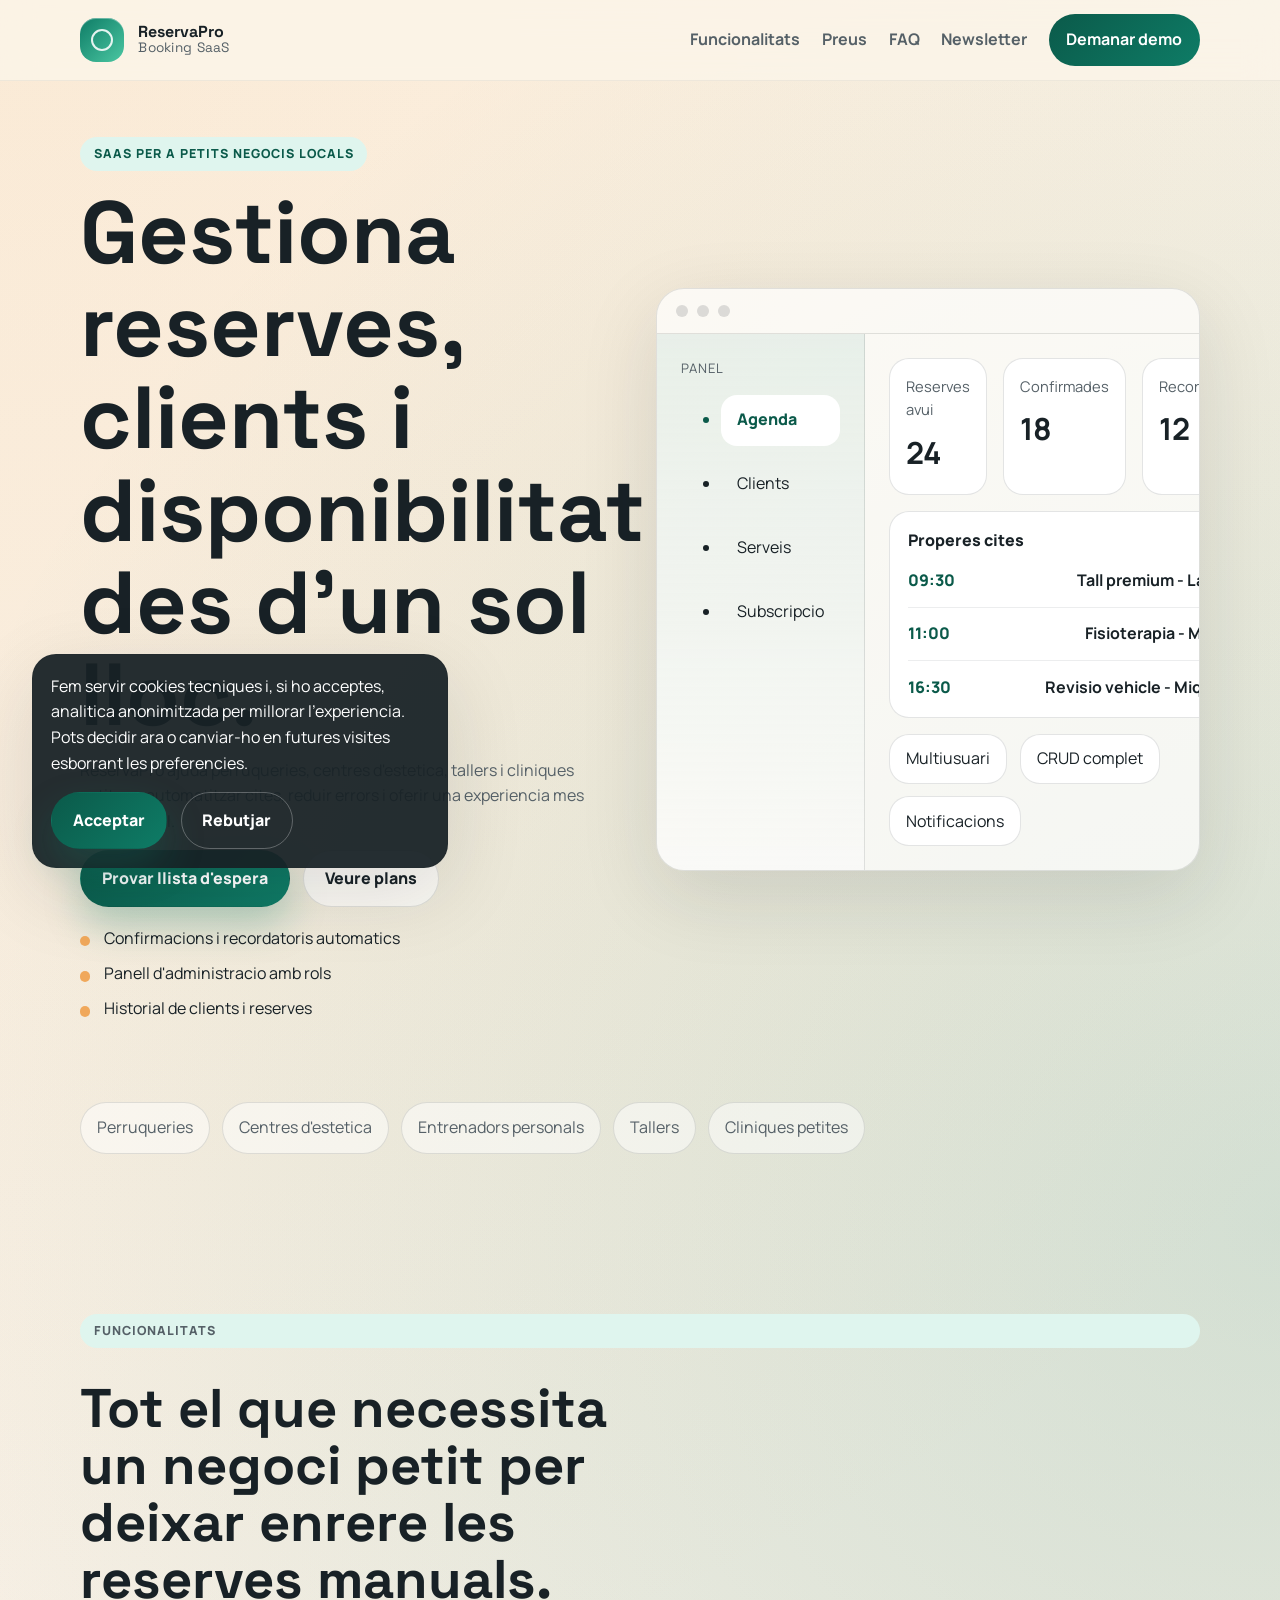
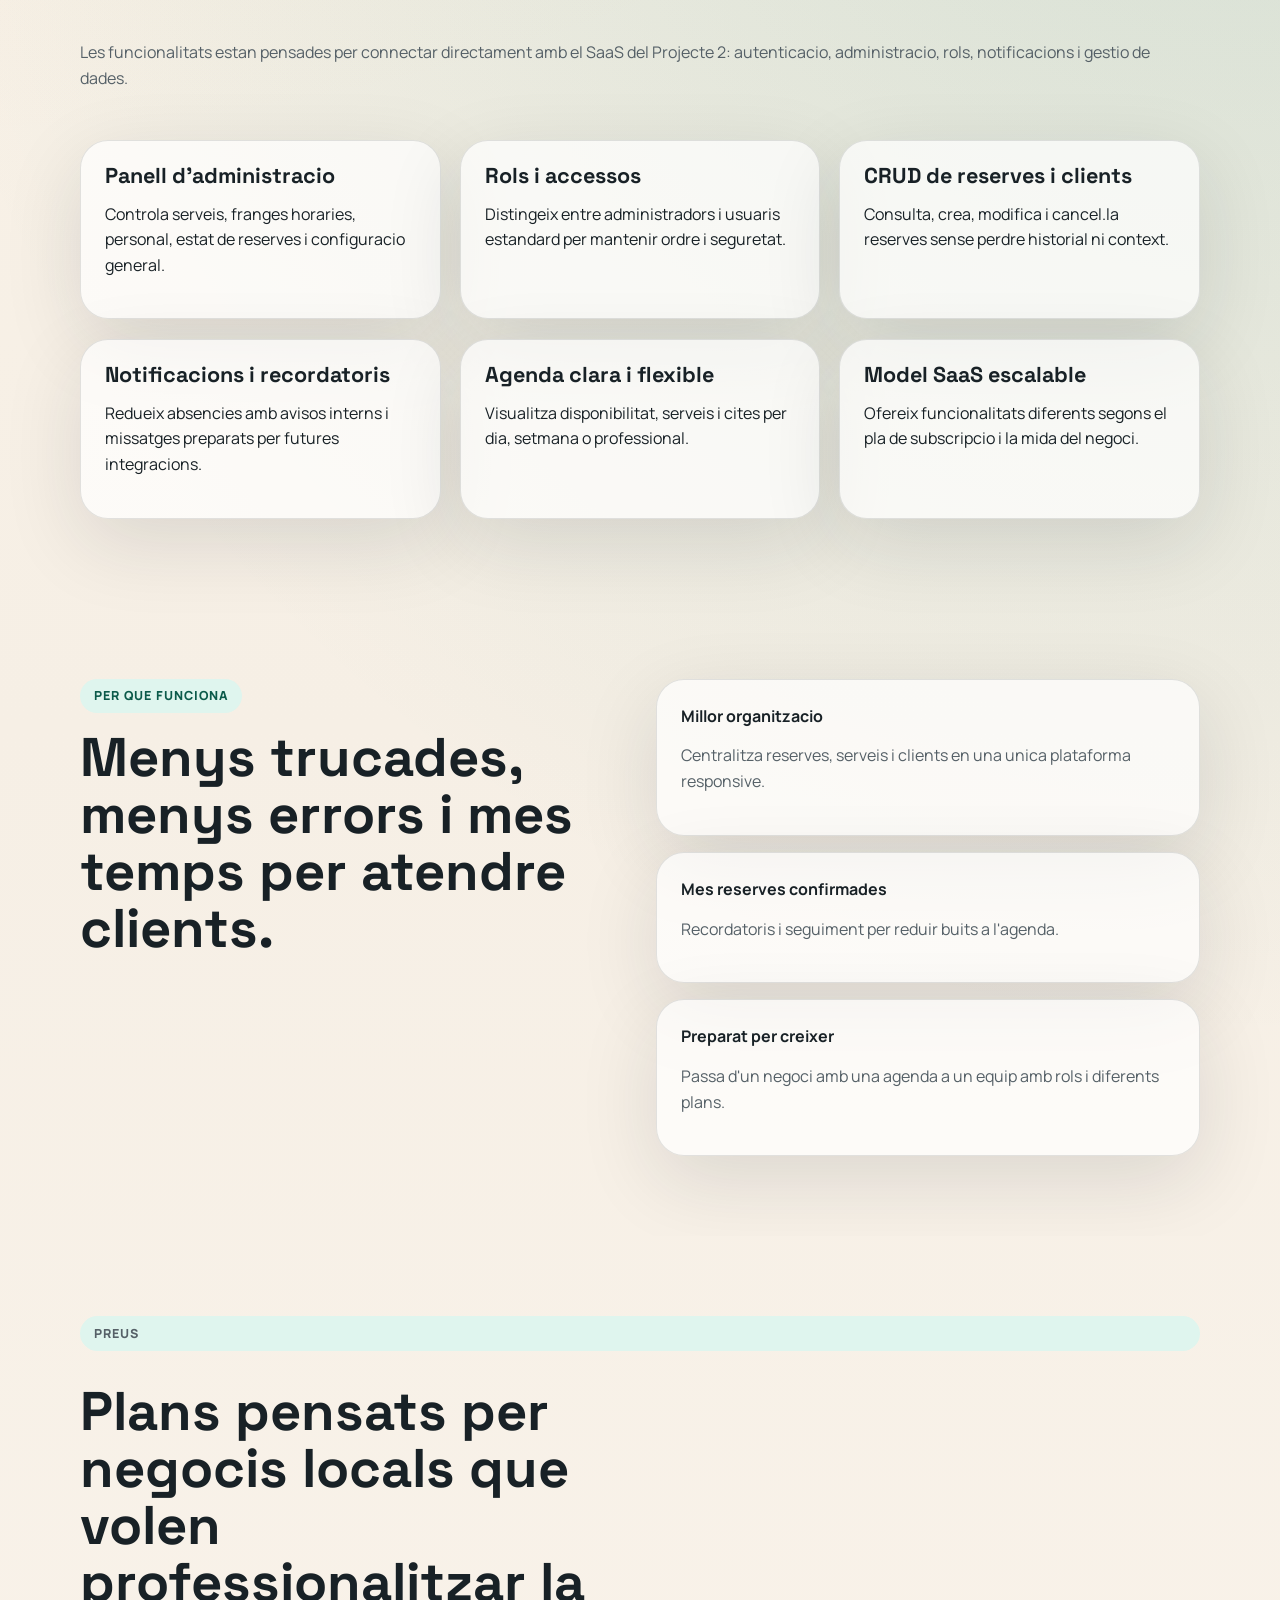
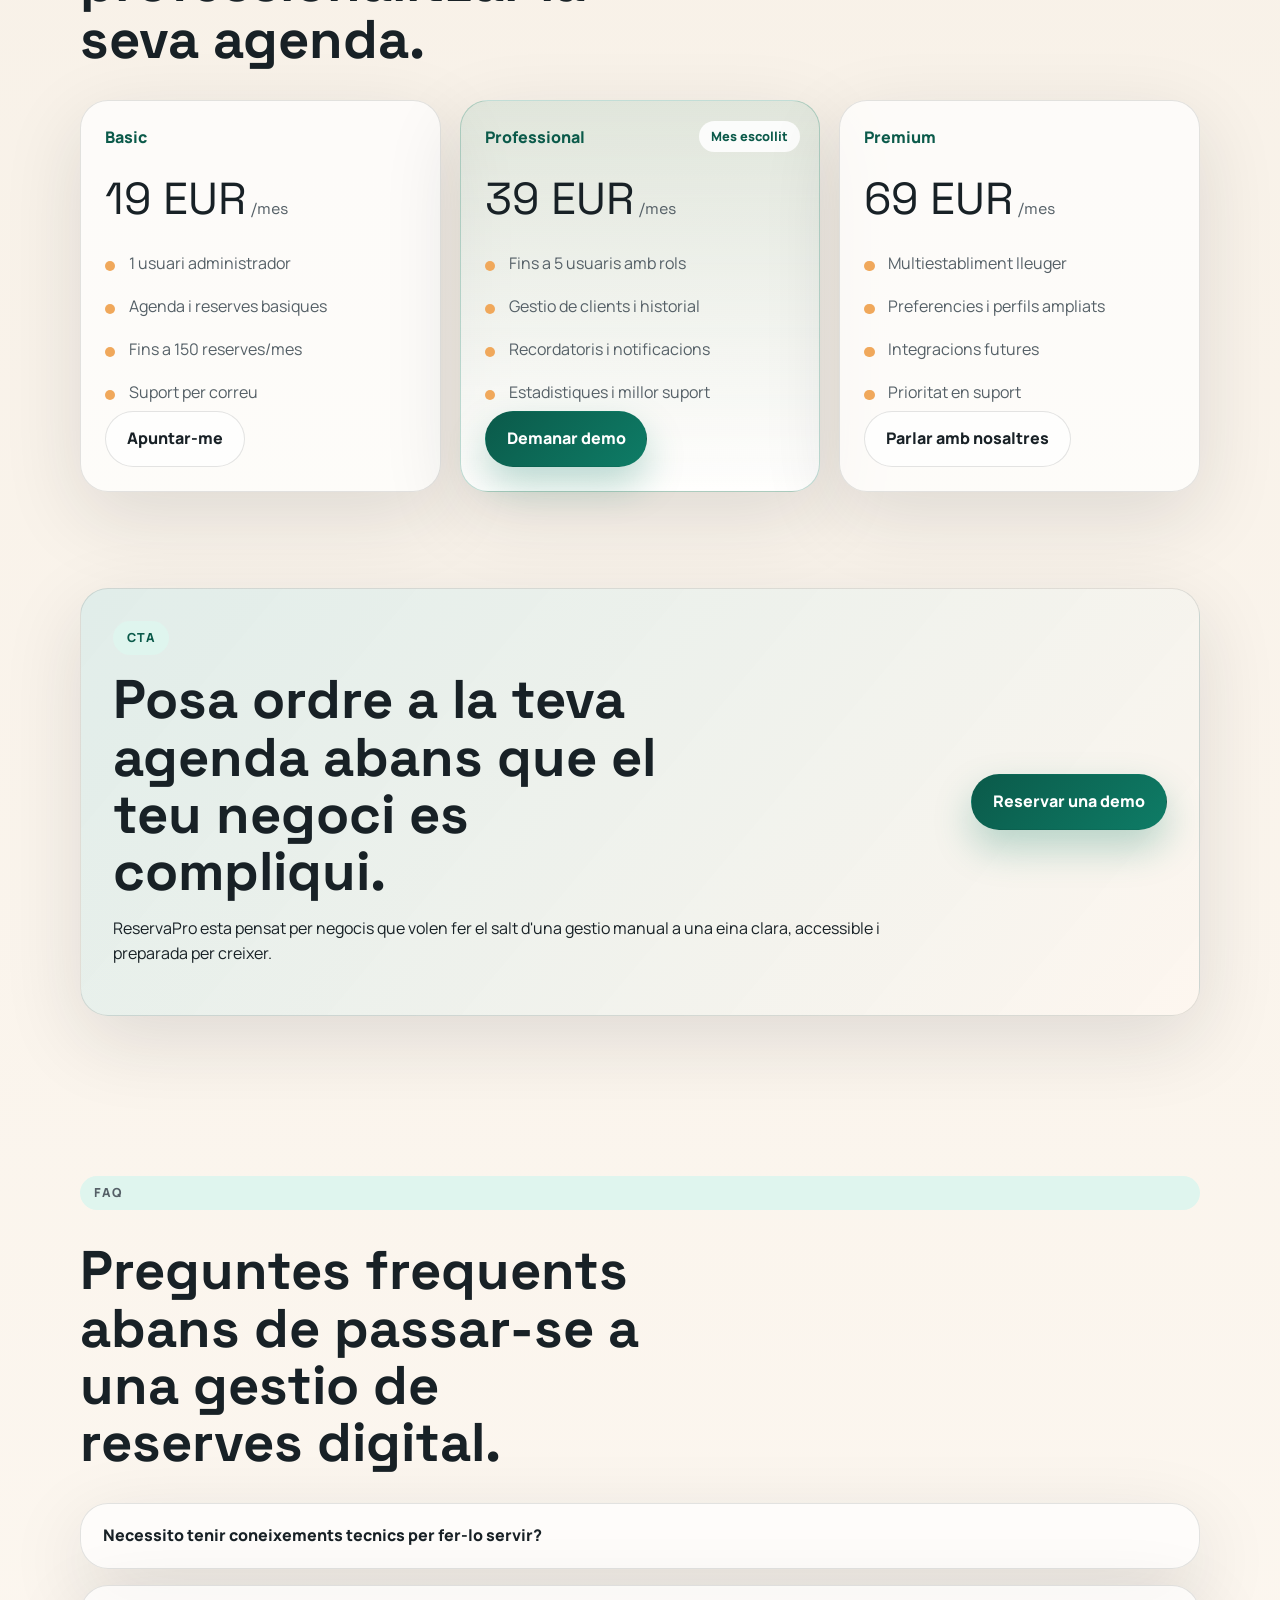
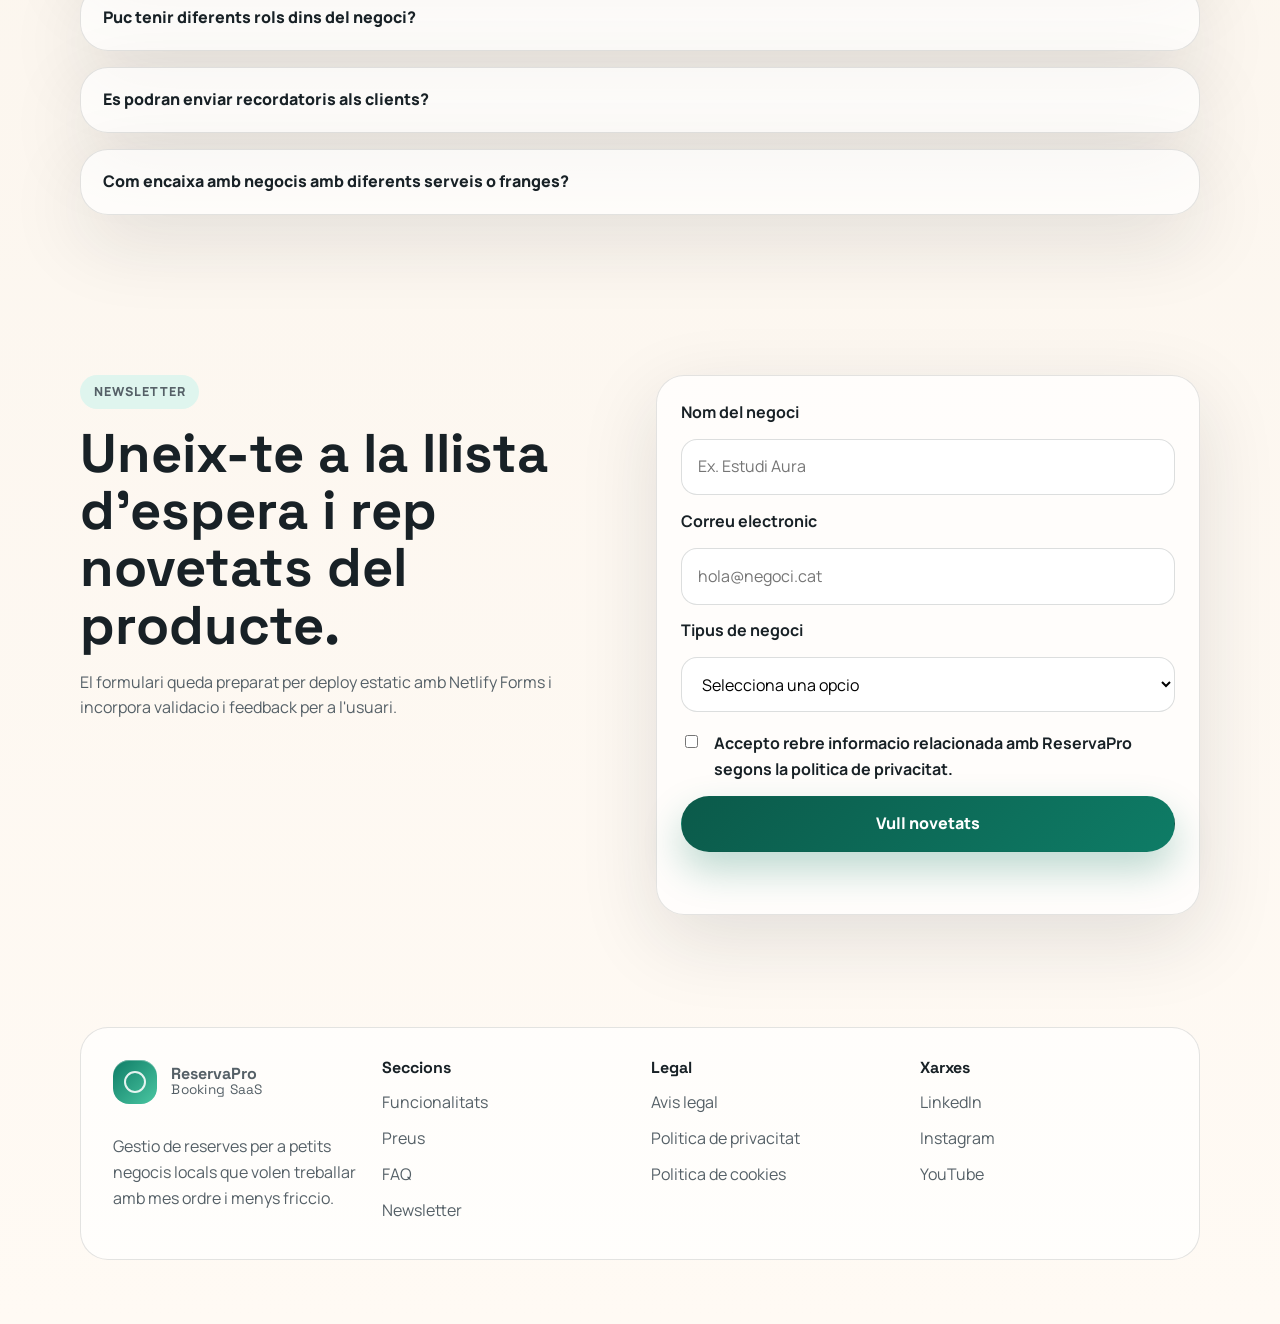
<file: index.html>
<!DOCTYPE html>
<html lang="ca">
<head>
  <meta charset="UTF-8">
  <meta name="viewport" content="width=device-width, initial-scale=1.0">
  <title>ReservaPro | El SaaS per gestionar reserves sense trucades perdudes</title>
  <meta
    name="description"
    content="ReservaPro ajuda petits negocis locals a gestionar reserves, clients i disponibilitat des d'un sol lloc."
  >
  <meta name="theme-color" content="#f6efe5">
  <meta property="og:title" content="ReservaPro | Gestio de reserves per a negocis locals">
  <meta
    property="og:description"
    content="Menys errors, mes organitzacio i mes reserves confirmades per al teu negoci."
  >
  <meta property="og:type" content="website">
  <link rel="preconnect" href="https://fonts.googleapis.com">
  <link rel="preconnect" href="https://fonts.gstatic.com" crossorigin>
  <link
    href="https://fonts.googleapis.com/css2?family=Manrope:wght@400;500;700;800&family=Space+Grotesk:wght@500;700&display=swap"
    rel="stylesheet"
  >
  <link rel="stylesheet" href="styles.css">
</head>
<body>
  <a class="skip-link" href="#main-content">Saltar al contingut principal</a>

  <header class="site-header">
    <div class="container">
      <nav class="nav" aria-label="Navegacio principal">
        <a class="brand" href="index.html" aria-label="ReservaPro, tornar a l'inici">
          <span class="brand-mark" aria-hidden="true"></span>
          <span class="brand-text">
            <strong>ReservaPro</strong>
            <span>Booking SaaS</span>
          </span>
        </a>

        <button class="nav-toggle" type="button" aria-expanded="false" aria-controls="nav-menu">
          Menu
        </button>

        <div class="nav-menu" id="nav-menu">
          <a href="#features">Funcionalitats</a>
          <a href="#plans">Preus</a>
          <a href="#faqs">FAQ</a>
          <a href="#newsletter">Newsletter</a>
          <a class="nav-cta" href="#cta">Demanar demo</a>
        </div>
      </nav>
    </div>
  </header>

  <main id="main-content">
    <section class="hero section">
      <div class="container hero-grid">
        <div class="hero-copy reveal">
          <p class="eyebrow">SaaS per a petits negocis locals</p>
          <h1>Gestiona reserves, clients i disponibilitat des d'un sol lloc.</h1>
          <p class="hero-text">
            ReservaPro ajuda perruqueries, centres d'estetica, tallers i cliniques petites a
            automatitzar cites, reduir errors i oferir una experiencia mes professional.
          </p>
          <div class="hero-actions">
            <a class="button button-primary" href="#newsletter">Provar llista d'espera</a>
            <a class="button button-secondary" href="#plans">Veure plans</a>
          </div>
          <ul class="hero-proof" aria-label="Beneficis principals">
            <li>Confirmacions i recordatoris automatics</li>
            <li>Panell d'administracio amb rols</li>
            <li>Historial de clients i reserves</li>
          </ul>
        </div>

        <div class="hero-panel reveal">
          <div class="mockup-card">
            <div class="mockup-topbar" aria-hidden="true">
              <span></span>
              <span></span>
              <span></span>
            </div>
            <div class="dashboard">
              <div class="dashboard-sidebar">
                <p>Panel</p>
                <ul>
                  <li class="is-active">Agenda</li>
                  <li>Clients</li>
                  <li>Serveis</li>
                  <li>Subscripcio</li>
                </ul>
              </div>
              <div class="dashboard-main">
                <div class="stat-row">
                  <article>
                    <span>Reserves avui</span>
                    <strong>24</strong>
                  </article>
                  <article>
                    <span>Confirmades</span>
                    <strong>18</strong>
                  </article>
                  <article>
                    <span>Recordatoris</span>
                    <strong>12</strong>
                  </article>
                </div>
                <div class="slot-card">
                  <p>Properes cites</p>
                  <ul>
                    <li><span>09:30</span><strong>Tall premium - Laura P.</strong></li>
                    <li><span>11:00</span><strong>Fisioterapia - Marc R.</strong></li>
                    <li><span>16:30</span><strong>Revisio vehicle - Miquel S.</strong></li>
                  </ul>
                </div>
                <div class="tag-row" aria-label="Etiquetes de valor">
                  <span>Multiusuari</span>
                  <span>CRUD complet</span>
                  <span>Notificacions</span>
                </div>
              </div>
            </div>
          </div>
        </div>
      </div>
    </section>

    <section class="section trust-bar" aria-label="Negocis que poden fer servir la plataforma">
      <div class="container trust-list">
        <span>Perruqueries</span>
        <span>Centres d'estetica</span>
        <span>Entrenadors personals</span>
        <span>Tallers</span>
        <span>Cliniques petites</span>
      </div>
    </section>

    <section class="section" id="features">
      <div class="container">
        <div class="section-heading reveal">
          <p class="eyebrow">Funcionalitats</p>
          <h2>Tot el que necessita un negoci petit per deixar enrere les reserves manuals.</h2>
          <p>
            Les funcionalitats estan pensades per connectar directament amb el SaaS del Projecte 2:
            autenticacio, administracio, rols, notificacions i gestio de dades.
          </p>
        </div>

        <div class="feature-grid">
          <article class="feature-card reveal">
            <h3>Panell d'administracio</h3>
            <p>Controla serveis, franges horaries, personal, estat de reserves i configuracio general.</p>
          </article>
          <article class="feature-card reveal">
            <h3>Rols i accessos</h3>
            <p>Distingeix entre administradors i usuaris estandard per mantenir ordre i seguretat.</p>
          </article>
          <article class="feature-card reveal">
            <h3>CRUD de reserves i clients</h3>
            <p>Consulta, crea, modifica i cancel.la reserves sense perdre historial ni context.</p>
          </article>
          <article class="feature-card reveal">
            <h3>Notificacions i recordatoris</h3>
            <p>Redueix absencies amb avisos interns i missatges preparats per futures integracions.</p>
          </article>
          <article class="feature-card reveal">
            <h3>Agenda clara i flexible</h3>
            <p>Visualitza disponibilitat, serveis i cites per dia, setmana o professional.</p>
          </article>
          <article class="feature-card reveal">
            <h3>Model SaaS escalable</h3>
            <p>Ofereix funcionalitats diferents segons el pla de subscripcio i la mida del negoci.</p>
          </article>
        </div>
      </div>
    </section>

    <section class="section spotlight">
      <div class="container spotlight-grid">
        <div class="reveal">
          <p class="eyebrow">Per que funciona</p>
          <h2>Menys trucades, menys errors i mes temps per atendre clients.</h2>
        </div>
        <div class="benefit-stack reveal">
          <article>
            <strong>Millor organitzacio</strong>
            <p>Centralitza reserves, serveis i clients en una unica plataforma responsive.</p>
          </article>
          <article>
            <strong>Mes reserves confirmades</strong>
            <p>Recordatoris i seguiment per reduir buits a l'agenda.</p>
          </article>
          <article>
            <strong>Preparat per creixer</strong>
            <p>Passa d'un negoci amb una agenda a un equip amb rols i diferents plans.</p>
          </article>
        </div>
      </div>
    </section>

    <section class="section" id="plans">
      <div class="container">
        <div class="section-heading reveal">
          <p class="eyebrow">Preus</p>
          <h2>Plans pensats per negocis locals que volen professionalitzar la seva agenda.</h2>
        </div>

        <div class="pricing-grid">
          <article class="pricing-card reveal">
            <p class="plan-name">Basic</p>
            <p class="price">19 EUR<span>/mes</span></p>
            <ul>
              <li>1 usuari administrador</li>
              <li>Agenda i reserves basiques</li>
              <li>Fins a 150 reserves/mes</li>
              <li>Suport per correu</li>
            </ul>
            <a class="button button-secondary" href="#newsletter">Apuntar-me</a>
          </article>

          <article class="pricing-card featured reveal">
            <p class="plan-badge">Mes escollit</p>
            <p class="plan-name">Professional</p>
            <p class="price">39 EUR<span>/mes</span></p>
            <ul>
              <li>Fins a 5 usuaris amb rols</li>
              <li>Gestio de clients i historial</li>
              <li>Recordatoris i notificacions</li>
              <li>Estadistiques i millor suport</li>
            </ul>
            <a class="button button-primary" href="#cta">Demanar demo</a>
          </article>

          <article class="pricing-card reveal">
            <p class="plan-name">Premium</p>
            <p class="price">69 EUR<span>/mes</span></p>
            <ul>
              <li>Multiestabliment lleuger</li>
              <li>Preferencies i perfils ampliats</li>
              <li>Integracions futures</li>
              <li>Prioritat en suport</li>
            </ul>
            <a class="button button-secondary" href="#newsletter">Parlar amb nosaltres</a>
          </article>
        </div>
      </div>
    </section>

    <section class="section cta-band" id="cta">
      <div class="container cta-card reveal">
        <div>
          <p class="eyebrow">CTA</p>
          <h2>Posa ordre a la teva agenda abans que el teu negoci es compliqui.</h2>
          <p>
            ReservaPro esta pensat per negocis que volen fer el salt d'una gestio manual a una
            eina clara, accessible i preparada per creixer.
          </p>
        </div>
        <a class="button button-primary" href="#newsletter">Reservar una demo</a>
      </div>
    </section>

    <section class="section" id="faqs">
      <div class="container">
        <div class="section-heading reveal">
          <p class="eyebrow">FAQ</p>
          <h2>Preguntes frequents abans de passar-se a una gestio de reserves digital.</h2>
        </div>

        <div class="faq-list">
          <details class="faq-item reveal">
            <summary>Necessito tenir coneixements tecnics per fer-lo servir?</summary>
            <p>No. El producte esta pensat per negocis petits que necessiten una eina clara i rapida d'aprendre.</p>
          </details>
          <details class="faq-item reveal">
            <summary>Puc tenir diferents rols dins del negoci?</summary>
            <p>Si. El model preveu rols d'administrador i usuari estandard per separar permisos i responsabilitats.</p>
          </details>
          <details class="faq-item reveal">
            <summary>Es podran enviar recordatoris als clients?</summary>
            <p>Si. El SaaS esta plantejat per gestionar notificacions i recordatoris com a part de l'experiencia.</p>
          </details>
          <details class="faq-item reveal">
            <summary>Com encaixa amb negocis amb diferents serveis o franges?</summary>
            <p>La plataforma esta pensada per gestionar serveis, durada, disponibilitat i diferents tipus de reserves.</p>
          </details>
        </div>
      </div>
    </section>

    <section class="section newsletter-section" id="newsletter">
      <div class="container newsletter-grid">
        <div class="reveal">
          <p class="eyebrow">Newsletter</p>
          <h2>Uneix-te a la llista d'espera i rep novetats del producte.</h2>
          <p>
            El formulari queda preparat per deploy estatic amb Netlify Forms i incorpora validacio
            i feedback per a l'usuari.
          </p>
        </div>

        <form
          class="newsletter-form reveal"
          id="newsletter-form"
          name="newsletter"
          method="POST"
          action="thank-you.html"
          data-netlify="true"
          netlify-honeypot="bot-field"
          novalidate
        >
          <input type="hidden" name="form-name" value="newsletter">
          <p class="hidden-field">
            <label>No omplir aquest camp: <input name="bot-field"></label>
          </p>

          <label for="name">Nom del negoci</label>
          <input id="name" name="name" type="text" autocomplete="organization" placeholder="Ex. Estudi Aura" required>

          <label for="email">Correu electronic</label>
          <input id="email" name="email" type="email" autocomplete="email" placeholder="hola@negoci.cat" required>

          <label for="business-type">Tipus de negoci</label>
          <select id="business-type" name="business-type" required>
            <option value="">Selecciona una opcio</option>
            <option value="perruqueria">Perruqueria</option>
            <option value="estetica">Centre d'estetica</option>
            <option value="salut">Clinica o salut</option>
            <option value="esport">Entrenament personal</option>
            <option value="altres">Altres serveis</option>
          </select>

          <label class="checkbox">
            <input id="consent" name="consent" type="checkbox" required>
            <span>Accepto rebre informacio relacionada amb ReservaPro segons la politica de privacitat.</span>
          </label>

          <button class="button button-primary" type="submit">Vull novetats</button>
          <p class="form-message" id="form-message" aria-live="polite"></p>
        </form>
      </div>
    </section>
  </main>

  <footer class="site-footer">
    <div class="container footer-grid">
      <div>
        <a class="brand footer-brand" href="index.html">
          <span class="brand-mark" aria-hidden="true"></span>
          <span class="brand-text">
            <strong>ReservaPro</strong>
            <span>Booking SaaS</span>
          </span>
        </a>
        <p>Gestio de reserves per a petits negocis locals que volen treballar amb mes ordre i menys friccio.</p>
      </div>

      <div>
        <h2 class="footer-title">Seccions</h2>
        <ul>
          <li><a href="#features">Funcionalitats</a></li>
          <li><a href="#plans">Preus</a></li>
          <li><a href="#faqs">FAQ</a></li>
          <li><a href="#newsletter">Newsletter</a></li>
        </ul>
      </div>

      <div>
        <h2 class="footer-title">Legal</h2>
        <ul>
          <li><a href="legal.html">Avis legal</a></li>
          <li><a href="privacy.html">Politica de privacitat</a></li>
          <li><a href="cookies.html">Politica de cookies</a></li>
        </ul>
      </div>

      <div>
        <h2 class="footer-title">Xarxes</h2>
        <ul>
          <li><a href="https://www.linkedin.com" target="_blank" rel="noreferrer">LinkedIn</a></li>
          <li><a href="https://www.instagram.com" target="_blank" rel="noreferrer">Instagram</a></li>
          <li><a href="https://www.youtube.com" target="_blank" rel="noreferrer">YouTube</a></li>
        </ul>
      </div>
    </div>
  </footer>

  <div class="cookie-banner" id="cookie-banner" role="dialog" aria-live="polite" aria-label="Configuracio de cookies">
    <div class="cookie-content">
      <p>
        Fem servir cookies tecniques i, si ho acceptes, analitica anonimitzada per millorar
        l'experiencia. Pots decidir ara o canviar-ho en futures visites esborrant les preferencies.
      </p>
      <div class="cookie-actions">
        <button class="button button-primary" type="button" data-cookie-action="accept">Acceptar</button>
        <button class="button button-secondary" type="button" data-cookie-action="reject">Rebutjar</button>
      </div>
    </div>
  </div>

  <script src="script.js" defer></script>
</body>
</html>
</file>
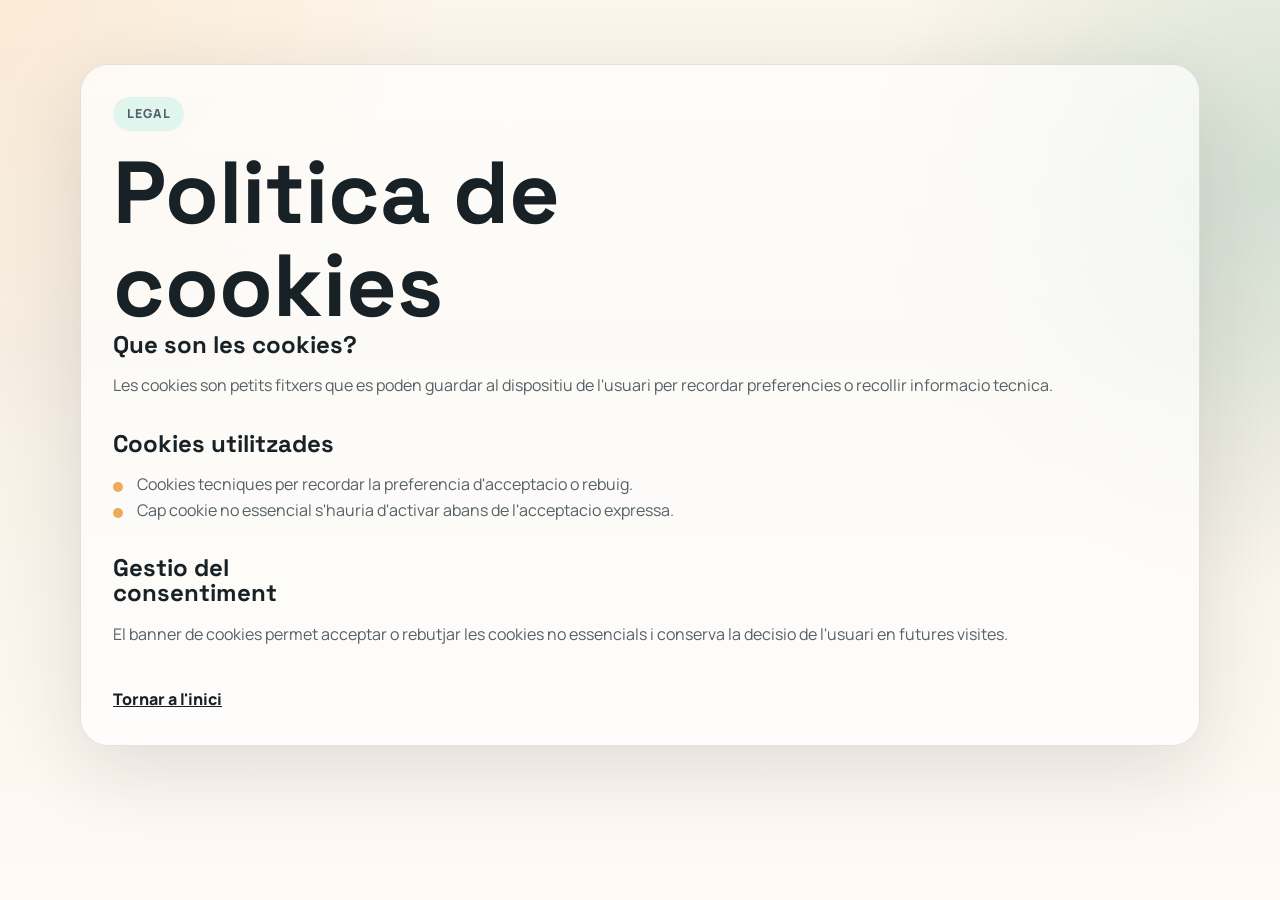
<file: cookies.html>
<!DOCTYPE html>
<html lang="ca">
<head>
  <meta charset="UTF-8">
  <meta name="viewport" content="width=device-width, initial-scale=1.0">
  <title>Politica de cookies | ReservaPro</title>
  <meta name="description" content="Politica de cookies de ReservaPro.">
  <link rel="preconnect" href="https://fonts.googleapis.com">
  <link rel="preconnect" href="https://fonts.gstatic.com" crossorigin>
  <link
    href="https://fonts.googleapis.com/css2?family=Manrope:wght@400;500;700;800&family=Space+Grotesk:wght@500;700&display=swap"
    rel="stylesheet"
  >
  <link rel="stylesheet" href="styles.css">
</head>
<body class="legal-page">
  <main class="legal-hero">
    <div class="container">
      <article class="legal-card">
        <p class="eyebrow">Legal</p>
        <h1>Politica de cookies</h1>

        <section>
          <h2>Que son les cookies?</h2>
          <p>
            Les cookies son petits fitxers que es poden guardar al dispositiu de l'usuari per
            recordar preferencies o recollir informacio tecnica.
          </p>
        </section>

        <section>
          <h2>Cookies utilitzades</h2>
          <ul>
            <li>Cookies tecniques per recordar la preferencia d'acceptacio o rebuig.</li>
            <li>Cap cookie no essencial s'hauria d'activar abans de l'acceptacio expressa.</li>
          </ul>
        </section>

        <section>
          <h2>Gestio del consentiment</h2>
          <p>
            El banner de cookies permet acceptar o rebutjar les cookies no essencials i conserva la
            decisio de l'usuari en futures visites.
          </p>
        </section>

        <a class="legal-back" href="index.html">Tornar a l'inici</a>
      </article>
    </div>
  </main>
  <script src="script.js" defer></script>
</body>
</html>
</file>
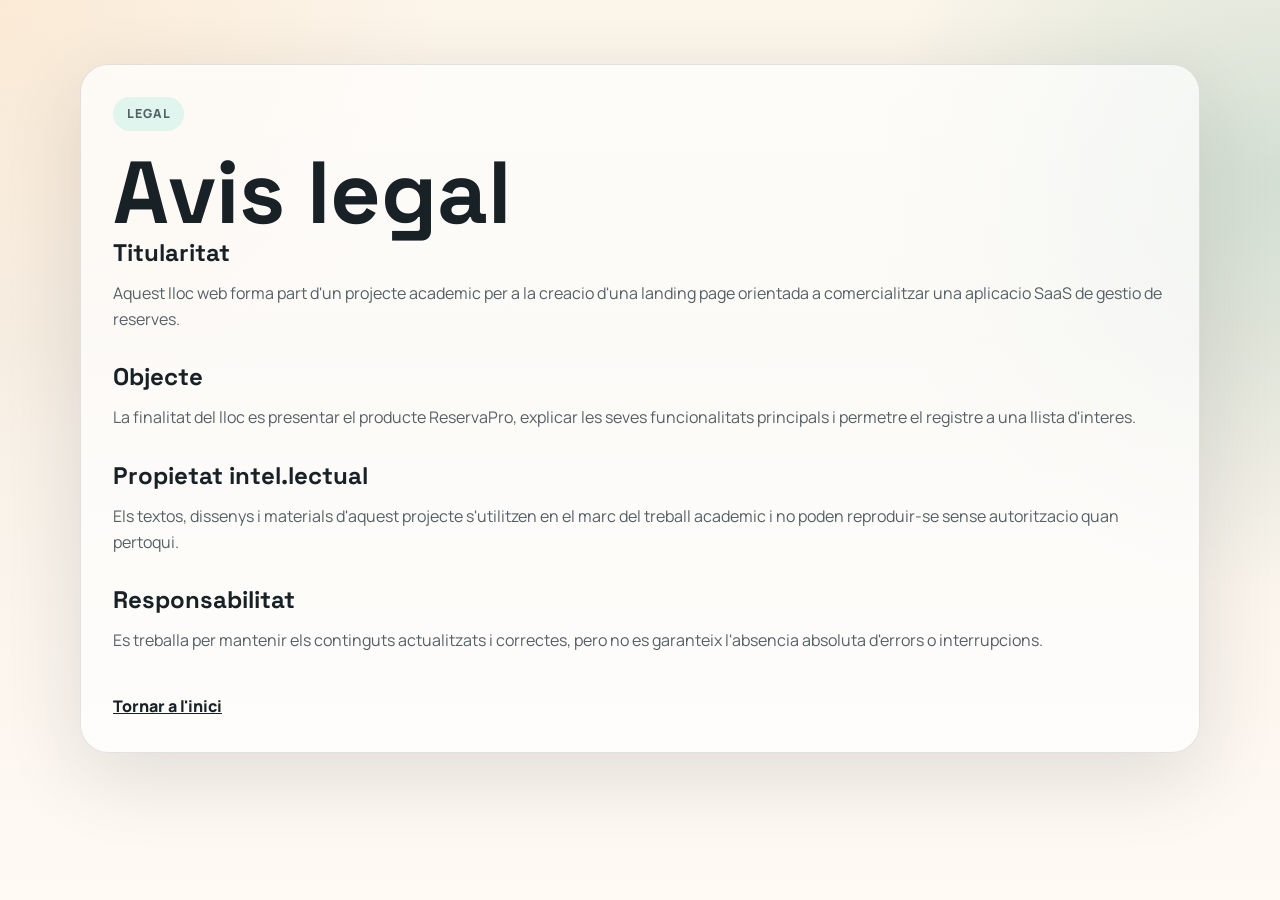
<file: legal.html>
<!DOCTYPE html>
<html lang="ca">
<head>
  <meta charset="UTF-8">
  <meta name="viewport" content="width=device-width, initial-scale=1.0">
  <title>Avis legal | ReservaPro</title>
  <meta name="description" content="Avis legal de ReservaPro.">
  <link rel="preconnect" href="https://fonts.googleapis.com">
  <link rel="preconnect" href="https://fonts.gstatic.com" crossorigin>
  <link
    href="https://fonts.googleapis.com/css2?family=Manrope:wght@400;500;700;800&family=Space+Grotesk:wght@500;700&display=swap"
    rel="stylesheet"
  >
  <link rel="stylesheet" href="styles.css">
</head>
<body class="legal-page">
  <main class="legal-hero">
    <div class="container">
      <article class="legal-card">
        <p class="eyebrow">Legal</p>
        <h1>Avis legal</h1>

        <section>
          <h2>Titularitat</h2>
          <p>
            Aquest lloc web forma part d'un projecte academic per a la creacio d'una landing page
            orientada a comercialitzar una aplicacio SaaS de gestio de reserves.
          </p>
        </section>

        <section>
          <h2>Objecte</h2>
          <p>
            La finalitat del lloc es presentar el producte ReservaPro, explicar les seves
            funcionalitats principals i permetre el registre a una llista d'interes.
          </p>
        </section>

        <section>
          <h2>Propietat intel.lectual</h2>
          <p>
            Els textos, dissenys i materials d'aquest projecte s'utilitzen en el marc del treball
            academic i no poden reproduir-se sense autoritzacio quan pertoqui.
          </p>
        </section>

        <section>
          <h2>Responsabilitat</h2>
          <p>
            Es treballa per mantenir els continguts actualitzats i correctes, pero no es garanteix
            l'absencia absoluta d'errors o interrupcions.
          </p>
        </section>

        <a class="legal-back" href="index.html">Tornar a l'inici</a>
      </article>
    </div>
  </main>
  <script src="script.js" defer></script>
</body>
</html>
</file>
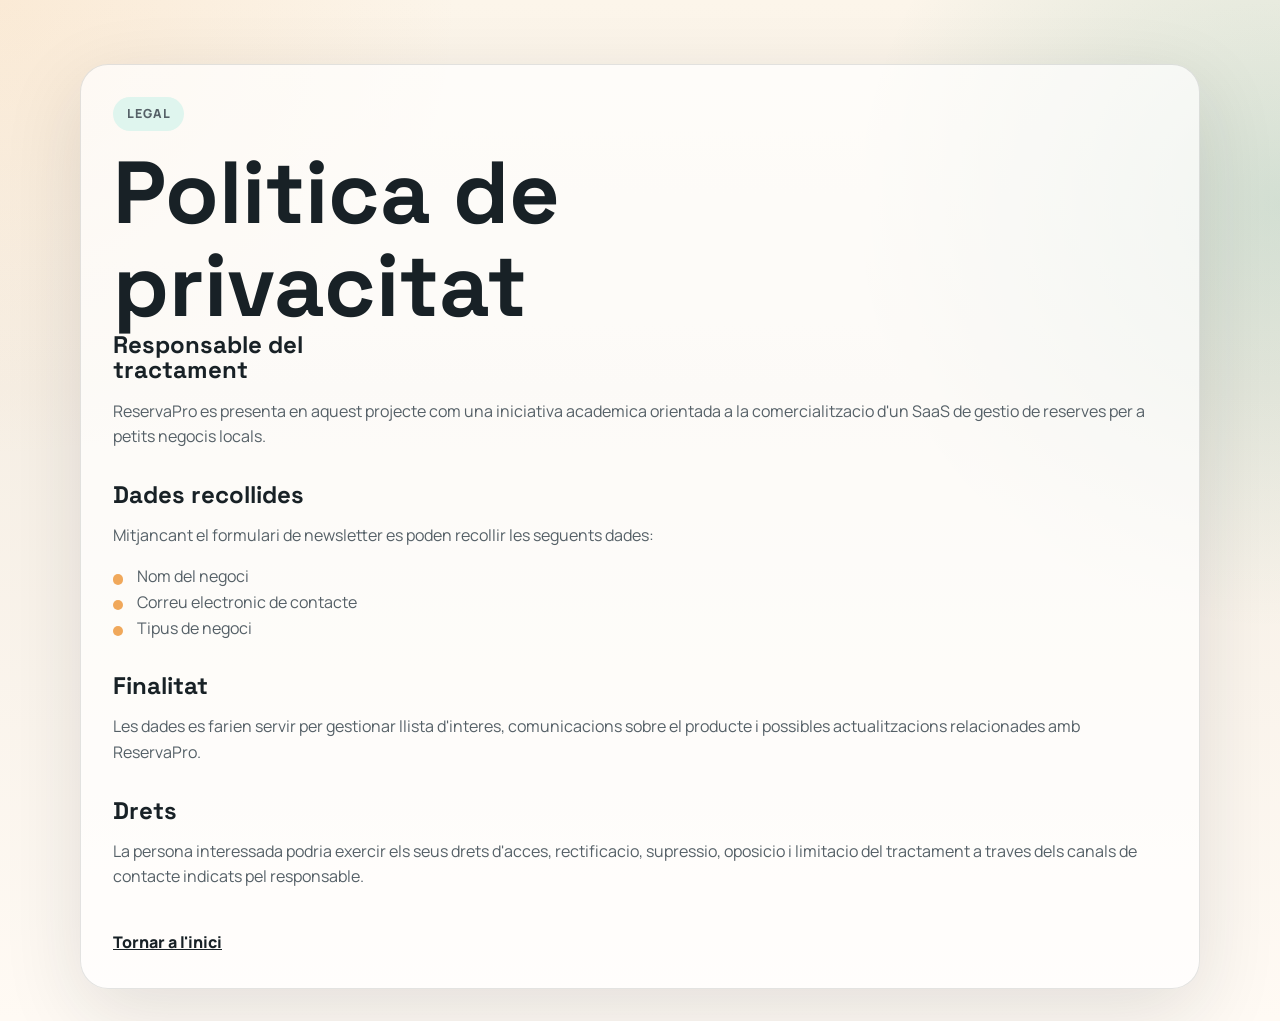
<file: privacy.html>
<!DOCTYPE html>
<html lang="ca">
<head>
  <meta charset="UTF-8">
  <meta name="viewport" content="width=device-width, initial-scale=1.0">
  <title>Politica de privacitat | ReservaPro</title>
  <meta name="description" content="Politica de privacitat de ReservaPro.">
  <link rel="preconnect" href="https://fonts.googleapis.com">
  <link rel="preconnect" href="https://fonts.gstatic.com" crossorigin>
  <link
    href="https://fonts.googleapis.com/css2?family=Manrope:wght@400;500;700;800&family=Space+Grotesk:wght@500;700&display=swap"
    rel="stylesheet"
  >
  <link rel="stylesheet" href="styles.css">
</head>
<body class="legal-page">
  <main class="legal-hero">
    <div class="container">
      <article class="legal-card">
        <p class="eyebrow">Legal</p>
        <h1>Politica de privacitat</h1>

        <section>
          <h2>Responsable del tractament</h2>
          <p>
            ReservaPro es presenta en aquest projecte com una iniciativa academica orientada a la
            comercialitzacio d'un SaaS de gestio de reserves per a petits negocis locals.
          </p>
        </section>

        <section>
          <h2>Dades recollides</h2>
          <p>Mitjancant el formulari de newsletter es poden recollir les seguents dades:</p>
          <ul>
            <li>Nom del negoci</li>
            <li>Correu electronic de contacte</li>
            <li>Tipus de negoci</li>
          </ul>
        </section>

        <section>
          <h2>Finalitat</h2>
          <p>
            Les dades es farien servir per gestionar llista d'interes, comunicacions sobre el
            producte i possibles actualitzacions relacionades amb ReservaPro.
          </p>
        </section>

        <section>
          <h2>Drets</h2>
          <p>
            La persona interessada podria exercir els seus drets d'acces, rectificacio, supressio,
            oposicio i limitacio del tractament a traves dels canals de contacte indicats pel
            responsable.
          </p>
        </section>

        <a class="legal-back" href="index.html">Tornar a l'inici</a>
      </article>
    </div>
  </main>
  <script src="script.js" defer></script>
</body>
</html>
</file>
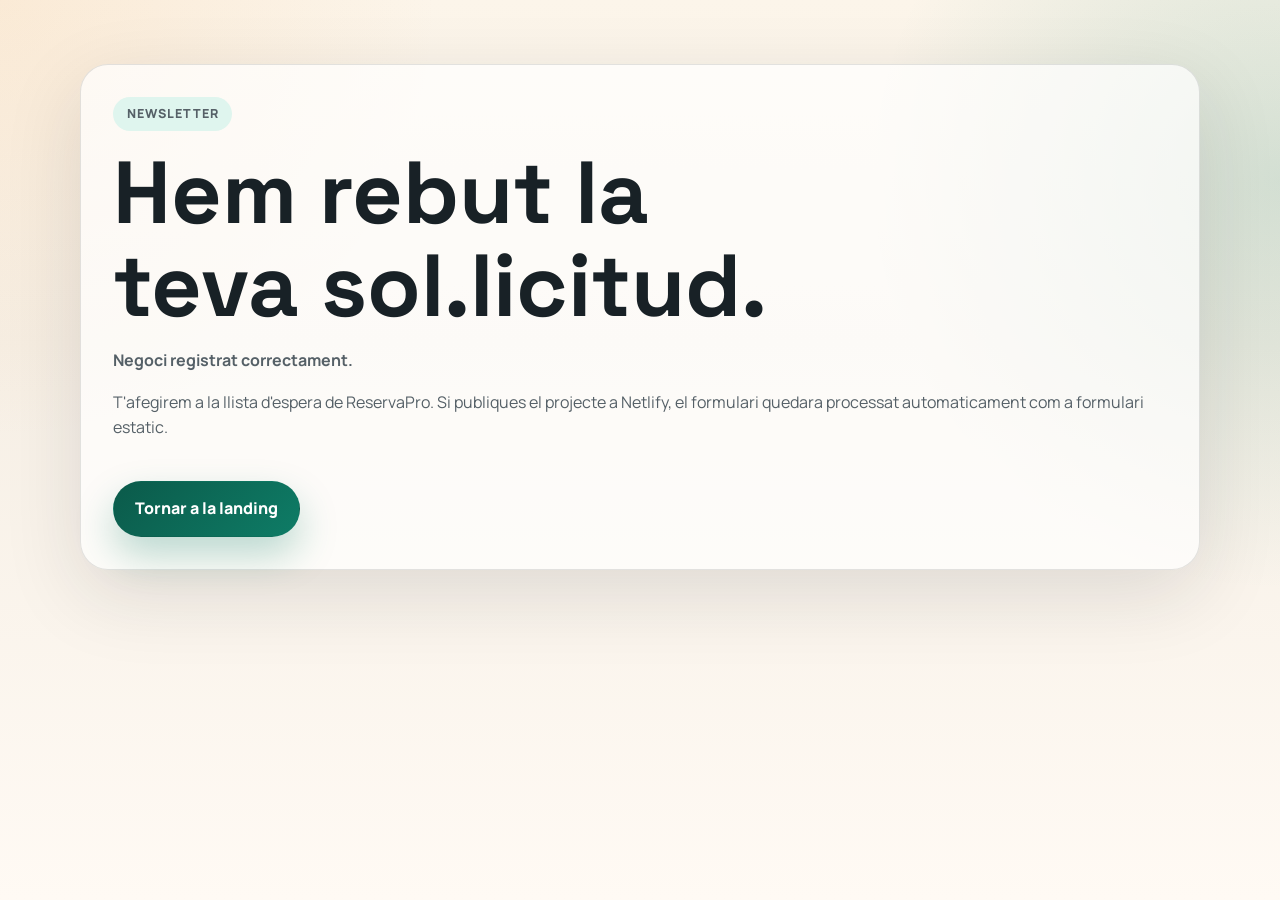
<file: thank-you.html>
<!DOCTYPE html>
<html lang="ca">
<head>
  <meta charset="UTF-8">
  <meta name="viewport" content="width=device-width, initial-scale=1.0">
  <title>Gracies | ReservaPro</title>
  <meta name="description" content="Confirmacio de registre a la newsletter de ReservaPro.">
  <link rel="preconnect" href="https://fonts.googleapis.com">
  <link rel="preconnect" href="https://fonts.gstatic.com" crossorigin>
  <link
    href="https://fonts.googleapis.com/css2?family=Manrope:wght@400;500;700;800&family=Space+Grotesk:wght@500;700&display=swap"
    rel="stylesheet"
  >
  <link rel="stylesheet" href="styles.css">
</head>
<body class="legal-page">
  <main class="legal-hero">
    <div class="container">
      <article class="legal-card">
        <p class="eyebrow">Newsletter</p>
        <h1>Hem rebut la teva sol.licitud.</h1>
        <p>
          <strong class="thank-you-name" id="thank-you-name"></strong>
        </p>
        <p>
          T'afegirem a la llista d'espera de ReservaPro. Si publiques el projecte a Netlify, el
          formulari quedara processat automaticament com a formulari estatic.
        </p>
        <a class="button button-primary legal-back" href="index.html">Tornar a la landing</a>
      </article>
    </div>
  </main>
  <script src="script.js" defer></script>
</body>
</html>
</file>
<file: styles.css>
:root {
  --bg: #f6efe5;
  --surface: #fffaf4;
  --surface-strong: #ffffff;
  --text: #182126;
  --muted: #556067;
  --line: rgba(24, 33, 38, 0.12);
  --accent: #0e7c66;
  --accent-dark: #0b5a4a;
  --accent-soft: #dff5ee;
  --highlight: #f0a85b;
  --shadow: 0 24px 80px rgba(24, 33, 38, 0.12);
  --radius-xl: 28px;
  --radius-lg: 20px;
  --radius-md: 14px;
  --container: 1120px;
}

*,
*::before,
*::after {
  box-sizing: border-box;
}

html {
  scroll-behavior: smooth;
}

body {
  margin: 0;
  font-family: "Manrope", sans-serif;
  color: var(--text);
  background:
    radial-gradient(circle at top left, rgba(240, 168, 91, 0.14), transparent 28%),
    radial-gradient(circle at right 20%, rgba(14, 124, 102, 0.16), transparent 28%),
    linear-gradient(180deg, #fcf5ea 0%, #f6efe5 38%, #fffaf4 100%);
  line-height: 1.6;
}

img {
  max-width: 100%;
}

a {
  color: inherit;
}

button,
input,
select {
  font: inherit;
}

.container {
  width: min(calc(100% - 2rem), var(--container));
  margin: 0 auto;
}

.section {
  padding: 5rem 0;
}

.skip-link {
  position: absolute;
  left: 1rem;
  top: -4rem;
  background: var(--accent-dark);
  color: #fff;
  padding: 0.85rem 1rem;
  border-radius: 999px;
  z-index: 999;
}

.skip-link:focus {
  top: 1rem;
}

.site-header {
  position: sticky;
  top: 0;
  z-index: 30;
  backdrop-filter: blur(16px);
  background: rgba(252, 245, 234, 0.78);
  border-bottom: 1px solid rgba(24, 33, 38, 0.06);
}

.nav {
  display: flex;
  align-items: center;
  justify-content: space-between;
  gap: 1rem;
  min-height: 5rem;
}

.brand {
  display: inline-flex;
  align-items: center;
  gap: 0.9rem;
  text-decoration: none;
}

.brand-mark {
  width: 2.75rem;
  height: 2.75rem;
  border-radius: 1rem;
  background: linear-gradient(135deg, var(--accent) 0%, #4bc7a2 100%);
  box-shadow: inset 0 1px 0 rgba(255, 255, 255, 0.35);
  position: relative;
}

.brand-mark::after {
  content: "";
  position: absolute;
  inset: 0.7rem;
  border-radius: 999px;
  border: 2px solid rgba(255, 255, 255, 0.88);
}

.brand-text {
  display: grid;
  font-family: "Space Grotesk", sans-serif;
  line-height: 1.05;
}

.brand-text span {
  color: var(--muted);
  font-size: 0.85rem;
  letter-spacing: 0.02em;
}

.nav-toggle {
  display: none;
  border: 1px solid var(--line);
  background: rgba(255, 255, 255, 0.64);
  border-radius: 999px;
  padding: 0.65rem 1rem;
}

.nav-menu {
  display: flex;
  align-items: center;
  gap: 1.35rem;
}

.nav-menu a {
  text-decoration: none;
  color: var(--muted);
  font-weight: 700;
}

.nav-menu a:hover,
.nav-menu a:focus-visible,
.site-footer a:hover,
.site-footer a:focus-visible {
  color: var(--accent-dark);
}

.nav-cta {
  padding: 0.8rem 1.1rem;
  border-radius: 999px;
  color: #fff !important;
  background: linear-gradient(135deg, var(--accent-dark), var(--accent));
}

.hero {
  padding-top: 3.5rem;
}

.hero-grid,
.spotlight-grid,
.newsletter-grid,
.footer-grid,
.cta-card {
  display: grid;
  gap: 2rem;
}

.hero-grid {
  align-items: center;
}

.eyebrow {
  display: inline-flex;
  margin: 0 0 1rem;
  padding: 0.45rem 0.85rem;
  border-radius: 999px;
  background: var(--accent-soft);
  color: var(--accent-dark);
  font-size: 0.78rem;
  font-weight: 800;
  letter-spacing: 0.08em;
  text-transform: uppercase;
}

h1,
h2,
h3 {
  margin: 0;
  font-family: "Space Grotesk", sans-serif;
  line-height: 1.05;
}

h1 {
  font-size: clamp(2.8rem, 7vw, 5.5rem);
  max-width: 12ch;
}

h2 {
  font-size: clamp(2rem, 5vw, 3.4rem);
  max-width: 16ch;
}

h3 {
  font-size: 1.35rem;
}

.hero-text,
.section-heading p,
.benefit-stack p,
.pricing-card li,
.faq-item p,
.newsletter-section p,
.site-footer p,
.legal-page p,
.legal-page li {
  color: var(--muted);
}

.hero-actions,
.cookie-actions {
  display: flex;
  flex-wrap: wrap;
  gap: 0.85rem;
}

.button {
  display: inline-flex;
  align-items: center;
  justify-content: center;
  min-height: 3.2rem;
  padding: 0.9rem 1.3rem;
  border-radius: 999px;
  border: 1px solid transparent;
  text-decoration: none;
  font-weight: 800;
  cursor: pointer;
  transition: transform 180ms ease, box-shadow 180ms ease, background 180ms ease;
}

.button:hover,
.button:focus-visible {
  transform: translateY(-1px);
}

.button-primary {
  background: linear-gradient(135deg, var(--accent-dark), var(--accent));
  color: #fff;
  box-shadow: 0 18px 38px rgba(14, 124, 102, 0.28);
}

.button-secondary {
  background: rgba(255, 255, 255, 0.65);
  color: var(--text);
  border-color: var(--line);
}

.hero-proof,
.pricing-card ul,
.site-footer ul,
.legal-page ul {
  margin: 0;
  padding: 0;
  list-style: none;
}

.hero-proof {
  display: grid;
  gap: 0.6rem;
  margin-top: 1.2rem;
}

.hero-proof li,
.pricing-card li,
.legal-page li {
  position: relative;
  padding-left: 1.5rem;
}

.hero-proof li::before,
.pricing-card li::before,
.legal-page li::before {
  content: "";
  position: absolute;
  left: 0;
  top: 0.62rem;
  width: 0.65rem;
  height: 0.65rem;
  border-radius: 999px;
  background: var(--highlight);
}

.mockup-card,
.feature-card,
.pricing-card,
.faq-item,
.newsletter-form,
.legal-card,
.cta-card,
.benefit-stack article {
  border: 1px solid var(--line);
  background: rgba(255, 255, 255, 0.7);
  box-shadow: var(--shadow);
  border-radius: var(--radius-xl);
}

.mockup-card {
  overflow: hidden;
}

.mockup-topbar {
  display: flex;
  gap: 0.55rem;
  padding: 1rem 1.2rem;
  border-bottom: 1px solid var(--line);
}

.mockup-topbar span {
  width: 0.75rem;
  height: 0.75rem;
  border-radius: 50%;
  background: rgba(24, 33, 38, 0.14);
}

.dashboard {
  display: grid;
  grid-template-columns: 0.9fr 1.4fr;
  min-height: 24rem;
}

.dashboard-sidebar {
  padding: 1.5rem;
  border-right: 1px solid var(--line);
  background: linear-gradient(180deg, rgba(14, 124, 102, 0.08), rgba(255, 255, 255, 0.3));
}

.dashboard-sidebar p {
  margin: 0 0 1rem;
  font-size: 0.82rem;
  text-transform: uppercase;
  color: var(--muted);
  letter-spacing: 0.08em;
}

.dashboard-sidebar ul {
  display: grid;
  gap: 0.8rem;
}

.dashboard-sidebar li {
  padding: 0.8rem 1rem;
  border-radius: 1rem;
}

.dashboard-sidebar .is-active {
  background: var(--surface-strong);
  font-weight: 800;
  color: var(--accent-dark);
}

.dashboard-main {
  padding: 1.5rem;
  display: grid;
  gap: 1rem;
}

.stat-row {
  display: grid;
  grid-template-columns: repeat(3, 1fr);
  gap: 1rem;
}

.stat-row article,
.slot-card,
.tag-row span {
  border-radius: var(--radius-lg);
  border: 1px solid var(--line);
  background: var(--surface-strong);
}

.stat-row article {
  padding: 1rem;
}

.stat-row span {
  display: block;
  font-size: 0.92rem;
  color: var(--muted);
}

.stat-row strong {
  display: block;
  margin-top: 0.45rem;
  font-size: 1.9rem;
}

.slot-card {
  padding: 1rem 1.1rem;
}

.slot-card p {
  margin: 0 0 0.9rem;
  font-weight: 800;
}

.slot-card ul {
  margin: 0;
  padding: 0;
  list-style: none;
  display: grid;
  gap: 0.85rem;
}

.slot-card li {
  display: flex;
  justify-content: space-between;
  gap: 1rem;
  padding-bottom: 0.85rem;
  border-bottom: 1px solid rgba(24, 33, 38, 0.08);
}

.slot-card li:last-child {
  padding-bottom: 0;
  border-bottom: 0;
}

.slot-card span {
  color: var(--accent-dark);
  font-weight: 800;
}

.tag-row {
  display: flex;
  flex-wrap: wrap;
  gap: 0.8rem;
}

.tag-row span {
  padding: 0.7rem 1rem;
}

.trust-bar {
  padding-top: 0;
}

.trust-list {
  display: flex;
  flex-wrap: wrap;
  gap: 0.75rem;
}

.trust-list span {
  padding: 0.75rem 1rem;
  border-radius: 999px;
  border: 1px solid var(--line);
  background: rgba(255, 255, 255, 0.5);
  color: var(--muted);
}

.section-heading {
  display: grid;
  gap: 1rem;
  margin-bottom: 2rem;
}

.feature-grid,
.pricing-grid {
  display: grid;
  gap: 1.2rem;
}

.feature-card,
.pricing-card,
.benefit-stack article {
  padding: 1.5rem;
}

.feature-card p,
.pricing-card ul,
.benefit-stack p {
  margin-top: 0.9rem;
}

.spotlight {
  overflow: hidden;
}

.benefit-stack {
  display: grid;
  gap: 1rem;
}

.pricing-card {
  position: relative;
}

.plan-name {
  margin: 0;
  font-weight: 800;
  color: var(--accent-dark);
}

.plan-badge {
  position: absolute;
  top: 1.2rem;
  right: 1.2rem;
  margin: 0;
  padding: 0.35rem 0.75rem;
  border-radius: 999px;
  background: rgba(255, 255, 255, 0.88);
  color: var(--accent-dark);
  font-size: 0.8rem;
  font-weight: 800;
}

.price {
  display: flex;
  align-items: baseline;
  gap: 0.3rem;
  margin: 0.75rem 0 1rem;
  font-size: 2.8rem;
  font-family: "Space Grotesk", sans-serif;
}

.price span {
  font-size: 1rem;
  color: var(--muted);
}

.pricing-card ul {
  display: grid;
  gap: 0.75rem;
  min-height: 10rem;
}

.pricing-card.featured {
  background: linear-gradient(180deg, rgba(14, 124, 102, 0.1), rgba(255, 255, 255, 0.88));
  border-color: rgba(14, 124, 102, 0.25);
}

.cta-band {
  padding-top: 1rem;
}

.cta-card {
  align-items: center;
  padding: 2rem;
  background:
    linear-gradient(130deg, rgba(14, 124, 102, 0.12), rgba(240, 168, 91, 0.08)),
    rgba(255, 255, 255, 0.8);
}

.faq-list {
  display: grid;
  gap: 1rem;
}

.faq-item {
  padding: 1.2rem 1.4rem;
}

.faq-item summary {
  cursor: pointer;
  font-weight: 800;
  list-style: none;
}

.faq-item summary::-webkit-details-marker {
  display: none;
}

.faq-item p {
  margin: 0.9rem 0 0;
}

.newsletter-grid {
  align-items: start;
}

.newsletter-form {
  padding: 1.5rem;
  display: grid;
  gap: 0.85rem;
}

.newsletter-form label {
  font-weight: 700;
}

.newsletter-form input,
.newsletter-form select {
  min-height: 3.2rem;
  padding: 0.9rem 1rem;
  border-radius: 1rem;
  border: 1px solid rgba(24, 33, 38, 0.15);
  background: #fff;
}

.newsletter-form input:focus,
.newsletter-form select:focus,
.nav-toggle:focus,
.button:focus,
.faq-item summary:focus,
a:focus {
  outline: 3px solid rgba(14, 124, 102, 0.24);
  outline-offset: 3px;
}

.checkbox {
  display: grid;
  grid-template-columns: auto 1fr;
  gap: 0.8rem;
  align-items: start;
  padding-top: 0.35rem;
}

.checkbox input {
  min-height: auto;
  margin-top: 0.25rem;
}

.hidden-field {
  position: absolute;
  left: -9999px;
}

.form-message {
  min-height: 1.5rem;
  margin: 0;
  font-weight: 700;
}

.form-message.is-error {
  color: #a03a34;
}

.form-message.is-success {
  color: var(--accent-dark);
}

.site-footer {
  padding: 2rem 0 4rem;
}

.footer-grid {
  grid-template-columns: repeat(4, minmax(0, 1fr));
  gap: 1.4rem;
  padding: 2rem;
  border: 1px solid var(--line);
  border-radius: var(--radius-xl);
  background: rgba(255, 255, 255, 0.68);
}

.footer-title {
  font-size: 1rem;
  margin-bottom: 0.85rem;
}

.site-footer ul {
  display: grid;
  gap: 0.65rem;
}

.site-footer a {
  text-decoration: none;
  color: var(--muted);
}

.footer-brand {
  margin-bottom: 0.9rem;
}

.cookie-banner {
  position: fixed;
  inset: auto 1rem 1rem;
  max-width: 28rem;
  padding: 1rem;
  z-index: 40;
  display: none;
}

.cookie-banner.is-visible {
  display: block;
}

.cookie-content {
  border: 1px solid rgba(24, 33, 38, 0.14);
  border-radius: 1.5rem;
  background: rgba(24, 33, 38, 0.94);
  color: #fff;
  padding: 1.15rem;
  box-shadow: var(--shadow);
}

.cookie-content p {
  margin-top: 0;
}

.cookie-content .button-secondary {
  background: transparent;
  color: #fff;
  border-color: rgba(255, 255, 255, 0.28);
}

.legal-page {
  min-height: 100vh;
}

.legal-hero {
  padding: 4rem 0 2rem;
}

.legal-card {
  padding: 2rem;
}

.legal-card h2 {
  font-size: 1.5rem;
  margin-bottom: 1rem;
}

.legal-card section + section {
  margin-top: 2rem;
}

.legal-back {
  display: inline-flex;
  margin-top: 1.5rem;
  font-weight: 800;
}

.reveal {
  opacity: 0;
  transform: translateY(18px);
  transition: opacity 500ms ease, transform 500ms ease;
}

.reveal.is-visible {
  opacity: 1;
  transform: translateY(0);
}

@media (min-width: 760px) {
  .hero-grid,
  .newsletter-grid,
  .spotlight-grid {
    grid-template-columns: repeat(2, minmax(0, 1fr));
  }

  .feature-grid,
  .pricing-grid {
    grid-template-columns: repeat(3, minmax(0, 1fr));
  }

  .cta-card {
    grid-template-columns: 1.5fr auto;
  }
}

@media (max-width: 900px) {
  .footer-grid {
    grid-template-columns: repeat(2, minmax(0, 1fr));
  }

  .dashboard {
    grid-template-columns: 1fr;
  }

  .dashboard-sidebar {
    border-right: 0;
    border-bottom: 1px solid var(--line);
  }
}

@media (max-width: 720px) {
  .section {
    padding: 4rem 0;
  }

  .nav-toggle {
    display: inline-flex;
  }

  .nav-menu {
    position: absolute;
    top: calc(100% + 0.5rem);
    left: 1rem;
    right: 1rem;
    display: none;
    flex-direction: column;
    align-items: stretch;
    padding: 1rem;
    border: 1px solid var(--line);
    border-radius: 1.25rem;
    background: rgba(255, 250, 244, 0.98);
    box-shadow: var(--shadow);
  }

  .nav-menu.is-open {
    display: flex;
  }

  .nav-cta {
    text-align: center;
  }

  .stat-row {
    grid-template-columns: 1fr;
  }

  .footer-grid {
    grid-template-columns: 1fr;
  }

  .cookie-banner {
    left: 0.75rem;
    right: 0.75rem;
    max-width: none;
  }
}

@media (prefers-reduced-motion: reduce) {
  html {
    scroll-behavior: auto;
  }

  *,
  *::before,
  *::after {
    animation: none !important;
    transition: none !important;
  }

  .reveal {
    opacity: 1;
    transform: none;
  }
}
</file>
